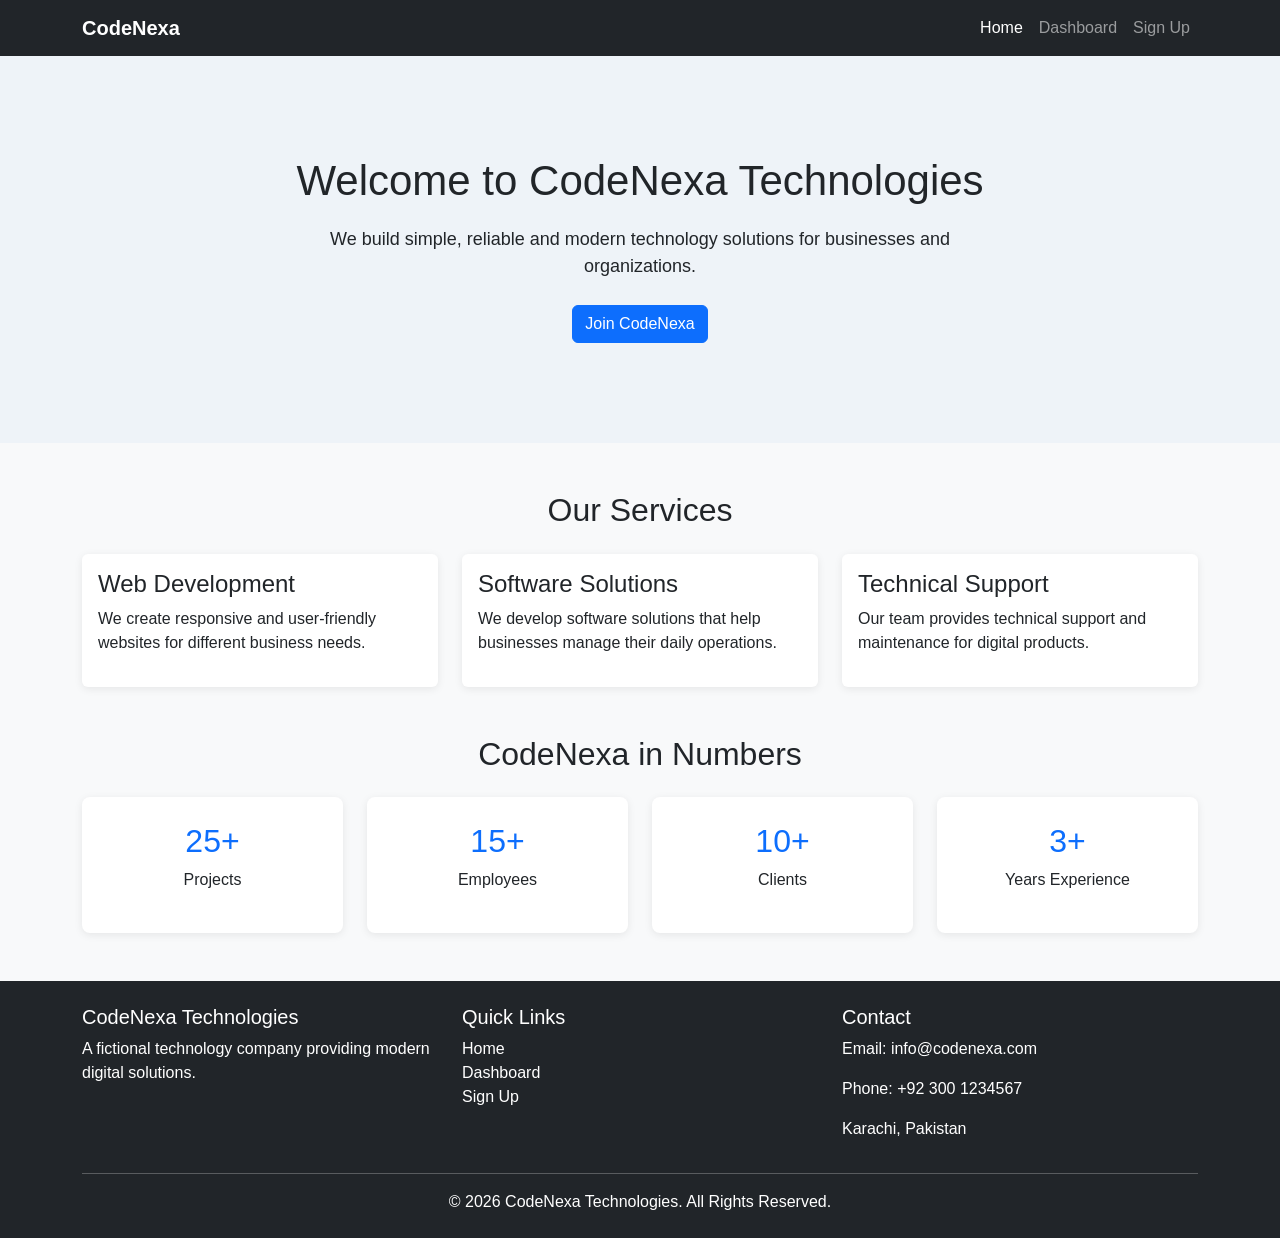
<file: index.html>
<!DOCTYPE html>
<html lang="en">
<head>
    <meta charset="UTF-8">
    <meta name="viewport" content="width=device-width, initial-scale=1.0">
    <title>CodeNexa Technologies</title>

    <link href="https://cdn.jsdelivr.net/npm/bootstrap@5.3.3/dist/css/bootstrap.min.css" rel="stylesheet">
    <link rel="stylesheet" href="style.css">
</head>

<body>

<nav class="navbar navbar-expand-lg navbar-dark bg-dark">
    <div class="container">
        <a class="navbar-brand fw-bold" href="index.html">CodeNexa</a>

        <button class="navbar-toggler" type="button" data-bs-toggle="collapse" data-bs-target="#navbarMenu">
            <span class="navbar-toggler-icon"></span>
        </button>

        <div class="collapse navbar-collapse" id="navbarMenu">
            <ul class="navbar-nav ms-auto">
                <li class="nav-item">
                    <a class="nav-link active" href="index.html">Home</a>
                </li>
                <li class="nav-item">
                    <a class="nav-link" href="dashboard.html">Dashboard</a>
                </li>
                <li class="nav-item">
                    <a class="nav-link" href="signup.html">Sign Up</a>
                </li>
            </ul>
        </div>
    </div>
</nav>

<section class="hero">
    <div class="container text-center">
        <h1>Welcome to CodeNexa Technologies</h1>

        <p>
            We build simple, reliable and modern technology solutions
            for businesses and organizations.
        </p>

        <a href="signup.html" class="btn btn-primary">Join CodeNexa</a>
    </div>
</section>

<section class="container py-5">
    <h2 class="text-center mb-4">Our Services</h2>

    <div class="row g-4">

        <div class="col-md-4">
            <div class="card service-card h-100">
                <div class="card-body">
                    <h4>Web Development</h4>
                    <p>
                        We create responsive and user-friendly websites
                        for different business needs.
                    </p>
                </div>
            </div>
        </div>

        <div class="col-md-4">
            <div class="card service-card h-100">
                <div class="card-body">
                    <h4>Software Solutions</h4>
                    <p>
                        We develop software solutions that help businesses
                        manage their daily operations.
                    </p>
                </div>
            </div>
        </div>

        <div class="col-md-4">
            <div class="card service-card h-100">
                <div class="card-body">
                    <h4>Technical Support</h4>
                    <p>
                        Our team provides technical support and maintenance
                        for digital products.
                    </p>
                </div>
            </div>
        </div>

    </div>
</section>

<section class="container pb-5">
    <h2 class="text-center mb-4">CodeNexa in Numbers</h2>

    <div class="row text-center g-4">

        <div class="col-md-3">
            <div class="stat-box">
                <h2>25+</h2>
                <p>Projects</p>
            </div>
        </div>

        <div class="col-md-3">
            <div class="stat-box">
                <h2>15+</h2>
                <p>Employees</p>
            </div>
        </div>

        <div class="col-md-3">
            <div class="stat-box">
                <h2>10+</h2>
                <p>Clients</p>
            </div>
        </div>

        <div class="col-md-3">
            <div class="stat-box">
                <h2>3+</h2>
                <p>Years Experience</p>
            </div>
        </div>

    </div>
</section>

<footer class="bg-dark text-white">
    <div class="container py-4">

        <div class="row">

            <div class="col-md-4">
                <h5>CodeNexa Technologies</h5>
                <p>
                    A fictional technology company providing modern
                    digital solutions.
                </p>
            </div>

            <div class="col-md-4">
                <h5>Quick Links</h5>
                <a href="index.html">Home</a><br>
                <a href="dashboard.html">Dashboard</a><br>
                <a href="signup.html">Sign Up</a>
            </div>

            <div class="col-md-4">
                <h5>Contact</h5>
                <p>Email: info@codenexa.com</p>
                <p>Phone: +92 300 1234567</p>
                <p>Karachi, Pakistan</p>
            </div>

        </div>

        <hr>

        <p class="text-center mb-0">
            © 2026 CodeNexa Technologies. All Rights Reserved.
        </p>

    </div>
</footer>

<script src="https://cdn.jsdelivr.net/npm/bootstrap@5.3.3/dist/js/bootstrap.bundle.min.js"></script>

</body>
</html>
</file>
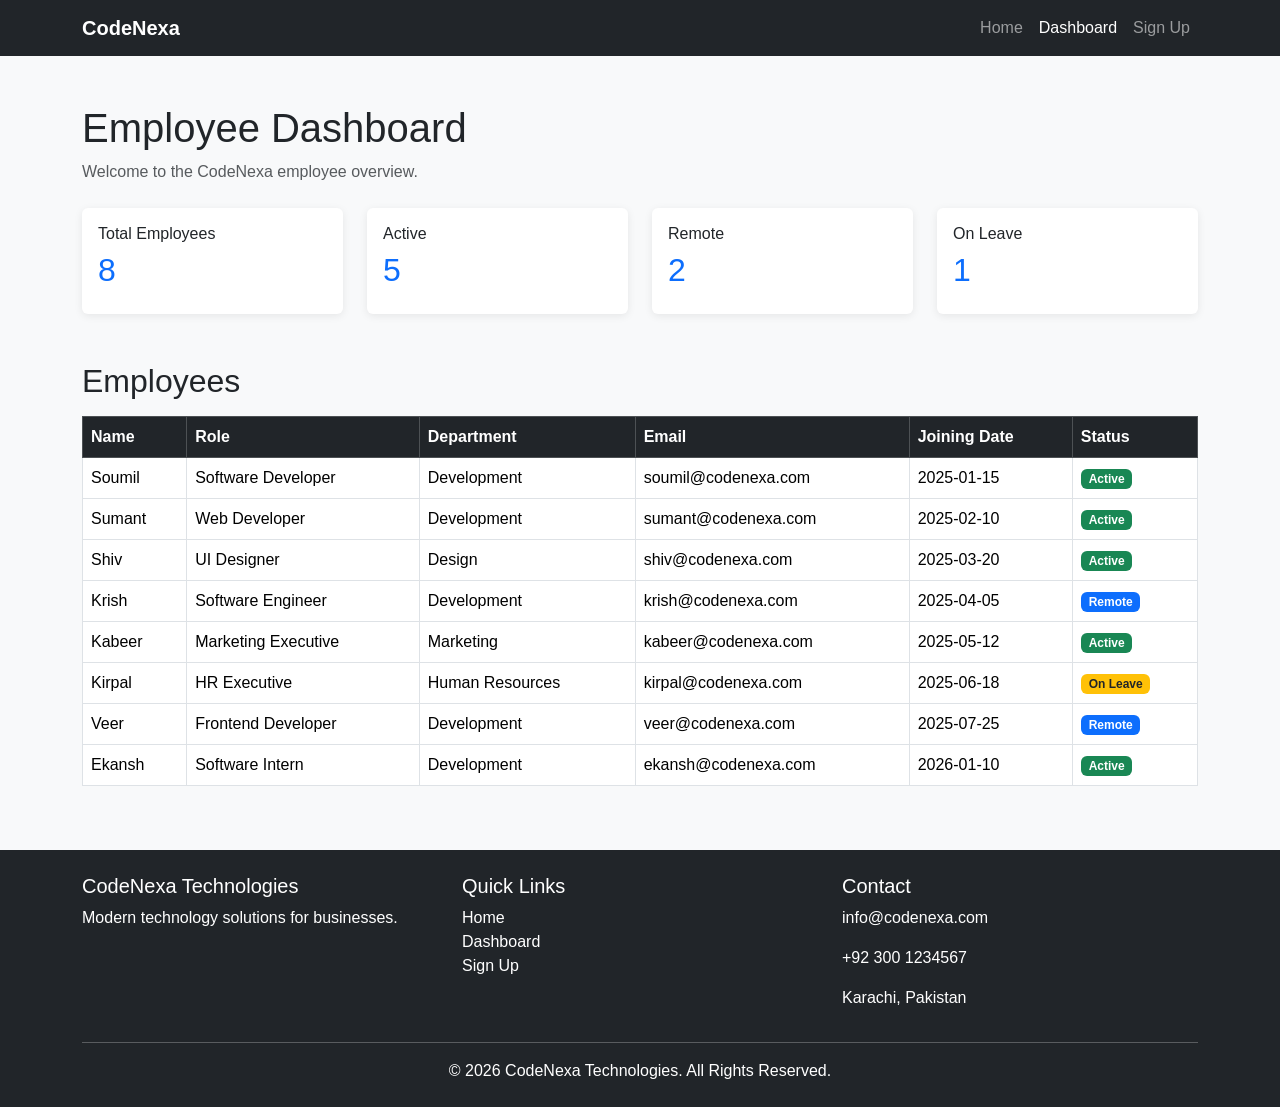
<file: dashboard.html>
<!DOCTYPE html>
<html lang="en">
<head>
    <meta charset="UTF-8">
    <meta name="viewport" content="width=device-width, initial-scale=1.0">
    <title>Dashboard - CodeNexa</title>

    <link href="https://cdn.jsdelivr.net/npm/bootstrap@5.3.3/dist/css/bootstrap.min.css" rel="stylesheet">
    <link rel="stylesheet" href="style.css">
</head>

<body>

<nav class="navbar navbar-expand-lg navbar-dark bg-dark">
    <div class="container">
        <a class="navbar-brand fw-bold" href="index.html">CodeNexa</a>

        <button class="navbar-toggler" type="button" data-bs-toggle="collapse" data-bs-target="#navbarMenu">
            <span class="navbar-toggler-icon"></span>
        </button>

        <div class="collapse navbar-collapse" id="navbarMenu">
            <ul class="navbar-nav ms-auto">
                <li class="nav-item">
                    <a class="nav-link" href="index.html">Home</a>
                </li>
                <li class="nav-item">
                    <a class="nav-link active" href="dashboard.html">Dashboard</a>
                </li>
                <li class="nav-item">
                    <a class="nav-link" href="signup.html">Sign Up</a>
                </li>
            </ul>
        </div>
    </div>
</nav>

<section class="container py-5">

    <h1 class="mb-2">Employee Dashboard</h1>

    <p class="text-muted mb-4">
        Welcome to the CodeNexa employee overview.
    </p>

    <div class="row g-4 mb-5">

        <div class="col-md-3">
            <div class="card summary-card">
                <div class="card-body">
                    <h6>Total Employees</h6>
                    <h2>8</h2>
                </div>
            </div>
        </div>

        <div class="col-md-3">
            <div class="card summary-card">
                <div class="card-body">
                    <h6>Active</h6>
                    <h2>5</h2>
                </div>
            </div>
        </div>

        <div class="col-md-3">
            <div class="card summary-card">
                <div class="card-body">
                    <h6>Remote</h6>
                    <h2>2</h2>
                </div>
            </div>
        </div>

        <div class="col-md-3">
            <div class="card summary-card">
                <div class="card-body">
                    <h6>On Leave</h6>
                    <h2>1</h2>
                </div>
            </div>
        </div>

    </div>

    <h2 class="mb-3">Employees</h2>

    <div class="table-responsive">

        <table class="table table-bordered table-hover align-middle">

            <thead class="table-dark">
                <tr>
                    <th>Name</th>
                    <th>Role</th>
                    <th>Department</th>
                    <th>Email</th>
                    <th>Joining Date</th>
                    <th>Status</th>
                </tr>
            </thead>

            <tbody>

                <tr>
                    <td>Soumil</td>
                    <td>Software Developer</td>
                    <td>Development</td>
                    <td>soumil@codenexa.com</td>
                    <td>2025-01-15</td>
                    <td><span class="badge bg-success">Active</span></td>
                </tr>

                <tr>
                    <td>Sumant</td>
                    <td>Web Developer</td>
                    <td>Development</td>
                    <td>sumant@codenexa.com</td>
                    <td>2025-02-10</td>
                    <td><span class="badge bg-success">Active</span></td>
                </tr>

                <tr>
                    <td>Shiv</td>
                    <td>UI Designer</td>
                    <td>Design</td>
                    <td>shiv@codenexa.com</td>
                    <td>2025-03-20</td>
                    <td><span class="badge bg-success">Active</span></td>
                </tr>

                <tr>
                    <td>Krish</td>
                    <td>Software Engineer</td>
                    <td>Development</td>
                    <td>krish@codenexa.com</td>
                    <td>2025-04-05</td>
                    <td><span class="badge bg-primary">Remote</span></td>
                </tr>

                <tr>
                    <td>Kabeer</td>
                    <td>Marketing Executive</td>
                    <td>Marketing</td>
                    <td>kabeer@codenexa.com</td>
                    <td>2025-05-12</td>
                    <td><span class="badge bg-success">Active</span></td>
                </tr>

                <tr>
                    <td>Kirpal</td>
                    <td>HR Executive</td>
                    <td>Human Resources</td>
                    <td>kirpal@codenexa.com</td>
                    <td>2025-06-18</td>
                    <td><span class="badge bg-warning text-dark">On Leave</span></td>
                </tr>

                <tr>
                    <td>Veer</td>
                    <td>Frontend Developer</td>
                    <td>Development</td>
                    <td>veer@codenexa.com</td>
                    <td>2025-07-25</td>
                    <td><span class="badge bg-primary">Remote</span></td>
                </tr>

                <tr>
                    <td>Ekansh</td>
                    <td>Software Intern</td>
                    <td>Development</td>
                    <td>ekansh@codenexa.com</td>
                    <td>2026-01-10</td>
                    <td><span class="badge bg-success">Active</span></td>
                </tr>

            </tbody>

        </table>

    </div>

</section>

<footer class="bg-dark text-white">
    <div class="container py-4">

        <div class="row">

            <div class="col-md-4">
                <h5>CodeNexa Technologies</h5>
                <p>Modern technology solutions for businesses.</p>
            </div>

            <div class="col-md-4">
                <h5>Quick Links</h5>
                <a href="index.html">Home</a><br>
                <a href="dashboard.html">Dashboard</a><br>
                <a href="signup.html">Sign Up</a>
            </div>

            <div class="col-md-4">
                <h5>Contact</h5>
                <p>info@codenexa.com</p>
                <p>+92 300 1234567</p>
                <p>Karachi, Pakistan</p>
            </div>

        </div>

        <hr>

        <p class="text-center mb-0">
            © 2026 CodeNexa Technologies. All Rights Reserved.
        </p>

    </div>
</footer>

<script src="https://cdn.jsdelivr.net/npm/bootstrap@5.3.3/dist/js/bootstrap.bundle.min.js"></script>

</body>
</html>
</file>
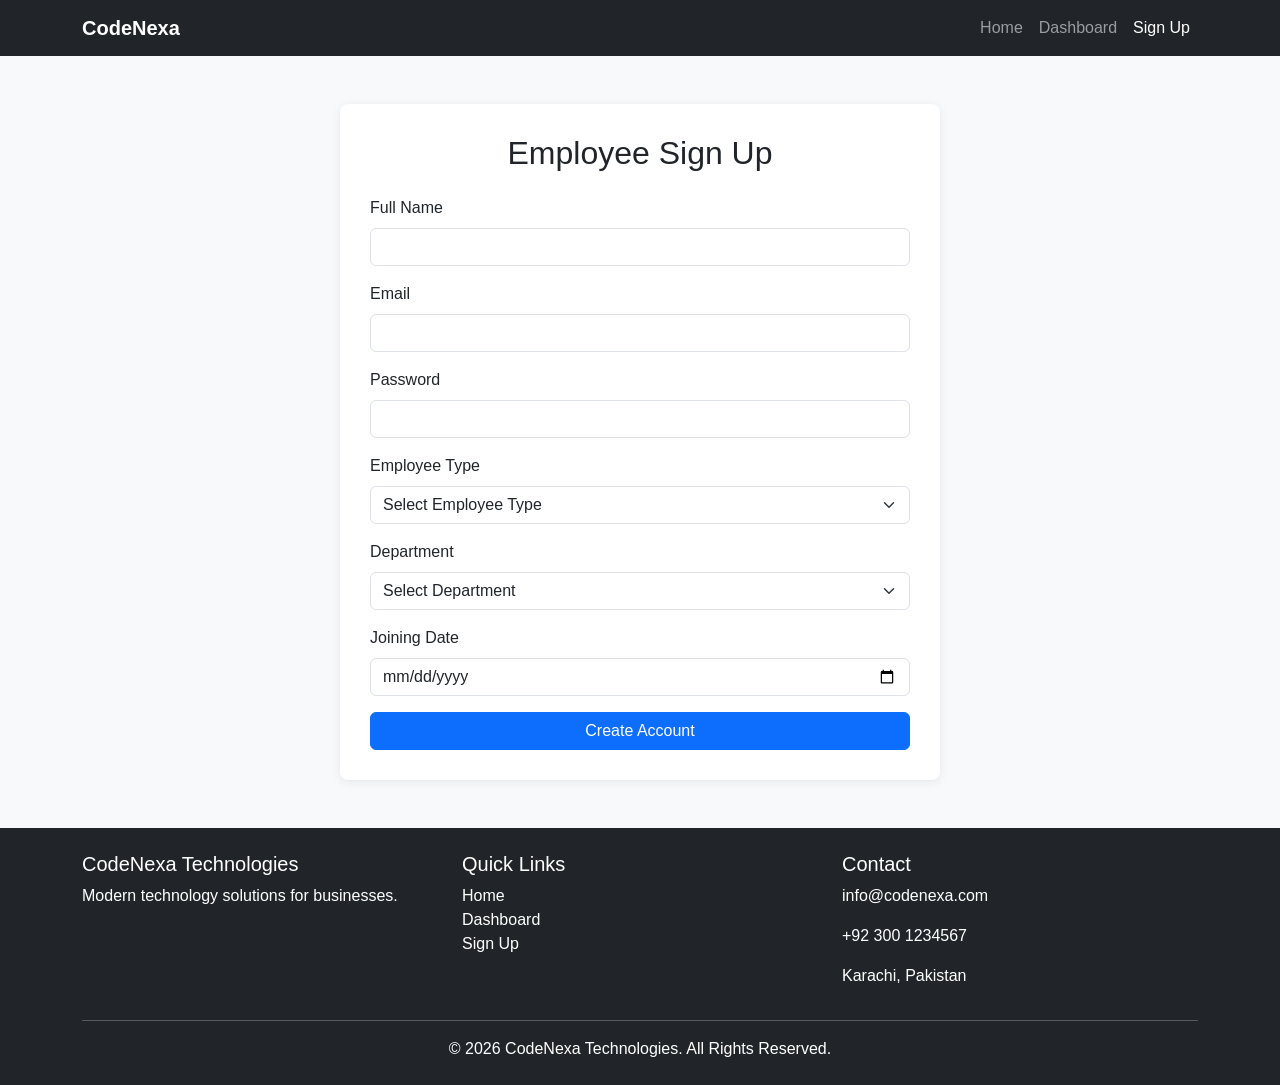
<file: signup.html>
<!DOCTYPE html>
<html lang="en">
<head>
    <meta charset="UTF-8">
    <meta name="viewport" content="width=device-width, initial-scale=1.0">
    <title>Sign Up - CodeNexa</title>

    <link href="https://cdn.jsdelivr.net/npm/bootstrap@5.3.3/dist/css/bootstrap.min.css" rel="stylesheet">
    <link rel="stylesheet" href="style.css">
</head>

<body>

<nav class="navbar navbar-expand-lg navbar-dark bg-dark">
    <div class="container">
        <a class="navbar-brand fw-bold" href="index.html">CodeNexa</a>

        <button class="navbar-toggler" type="button" data-bs-toggle="collapse" data-bs-target="#navbarMenu">
            <span class="navbar-toggler-icon"></span>
        </button>

        <div class="collapse navbar-collapse" id="navbarMenu">
            <ul class="navbar-nav ms-auto">
                <li class="nav-item">
                    <a class="nav-link" href="index.html">Home</a>
                </li>
                <li class="nav-item">
                    <a class="nav-link" href="dashboard.html">Dashboard</a>
                </li>
                <li class="nav-item">
                    <a class="nav-link active" href="signup.html">Sign Up</a>
                </li>
            </ul>
        </div>
    </div>
</nav>

<section class="container py-5">

    <div class="form-container">

        <h2 class="text-center mb-4">Employee Sign Up</h2>

        <form action="dashboard.html">

            <div class="mb-3">
                <label class="form-label">Full Name</label>
                <input type="text" class="form-control" required>
            </div>

            <div class="mb-3">
                <label class="form-label">Email</label>
                <input type="email" class="form-control" required>
            </div>

            <div class="mb-3">
                <label class="form-label">Password</label>
                <input type="password" class="form-control" required minlength="6">
            </div>

            <div class="mb-3">
                <label class="form-label">Employee Type</label>

                <select class="form-select" required>
                    <option value="">Select Employee Type</option>
                    <option>Permanent Employee</option>
                    <option>Contract Employee</option>
                    <option>Temporary Employee</option>
                    <option>Intern</option>
                </select>
            </div>

            <div class="mb-3">
                <label class="form-label">Department</label>

                <select class="form-select" required>
                    <option value="">Select Department</option>
                    <option>Development</option>
                    <option>Design</option>
                    <option>Marketing</option>
                    <option>Human Resources</option>
                </select>
            </div>

            <div class="mb-3">
                <label class="form-label">Joining Date</label>
                <input type="date" class="form-control" required>
            </div>

            <button type="submit" class="btn btn-primary w-100">
                Create Account
            </button>

        </form>

    </div>

</section>

<footer class="bg-dark text-white">
    <div class="container py-4">

        <div class="row">

            <div class="col-md-4">
                <h5>CodeNexa Technologies</h5>
                <p>Modern technology solutions for businesses.</p>
            </div>

            <div class="col-md-4">
                <h5>Quick Links</h5>
                <a href="index.html">Home</a><br>
                <a href="dashboard.html">Dashboard</a><br>
                <a href="signup.html">Sign Up</a>
            </div>

            <div class="col-md-4">
                <h5>Contact</h5>
                <p>info@codenexa.com</p>
                <p>+92 300 1234567</p>
                <p>Karachi, Pakistan</p>
            </div>

        </div>

        <hr>

        <p class="text-center mb-0">
            © 2026 CodeNexa Technologies. All Rights Reserved.
        </p>

    </div>
</footer>

<script src="https://cdn.jsdelivr.net/npm/bootstrap@5.3.3/dist/js/bootstrap.bundle.min.js"></script>

</body>
</html>
</file>
<file: style.css>
body {
    font-family: Arial, sans-serif;
    background-color: #f8f9fa;
}

.hero {
    background-color: #eef3f8;
    padding: 100px 20px;
}

.hero h1 {
    font-size: 42px;
    margin-bottom: 20px;
}

.hero p {
    max-width: 650px;
    margin: 0 auto 25px;
    font-size: 18px;
}

.service-card {
    border: none;
    box-shadow: 0 2px 8px rgba(0, 0, 0, 0.08);
}

.service-card:hover {
    transform: translateY(-3px);
    transition: 0.2s;
}

.stat-box {
    background-color: white;
    padding: 25px;
    border-radius: 8px;
    box-shadow: 0 2px 8px rgba(0, 0, 0, 0.08);
}

.stat-box h2 {
    color: #0d6efd;
}

.form-container {
    max-width: 600px;
    margin: auto;
    background-color: white;
    padding: 30px;
    border-radius: 8px;
    box-shadow: 0 2px 10px rgba(0, 0, 0, 0.08);
}

.summary-card {
    border: none;
    box-shadow: 0 2px 8px rgba(0, 0, 0, 0.08);
}

.summary-card h2 {
    color: #0d6efd;
}

footer a {
    color: #ffffff;
    text-decoration: none;
}

footer a:hover {
    text-decoration: underline;
}

@media (max-width: 768px) {

    .hero {
        padding: 70px 20px;
    }

    .hero h1 {
        font-size: 32px;
    }

}
</file>
